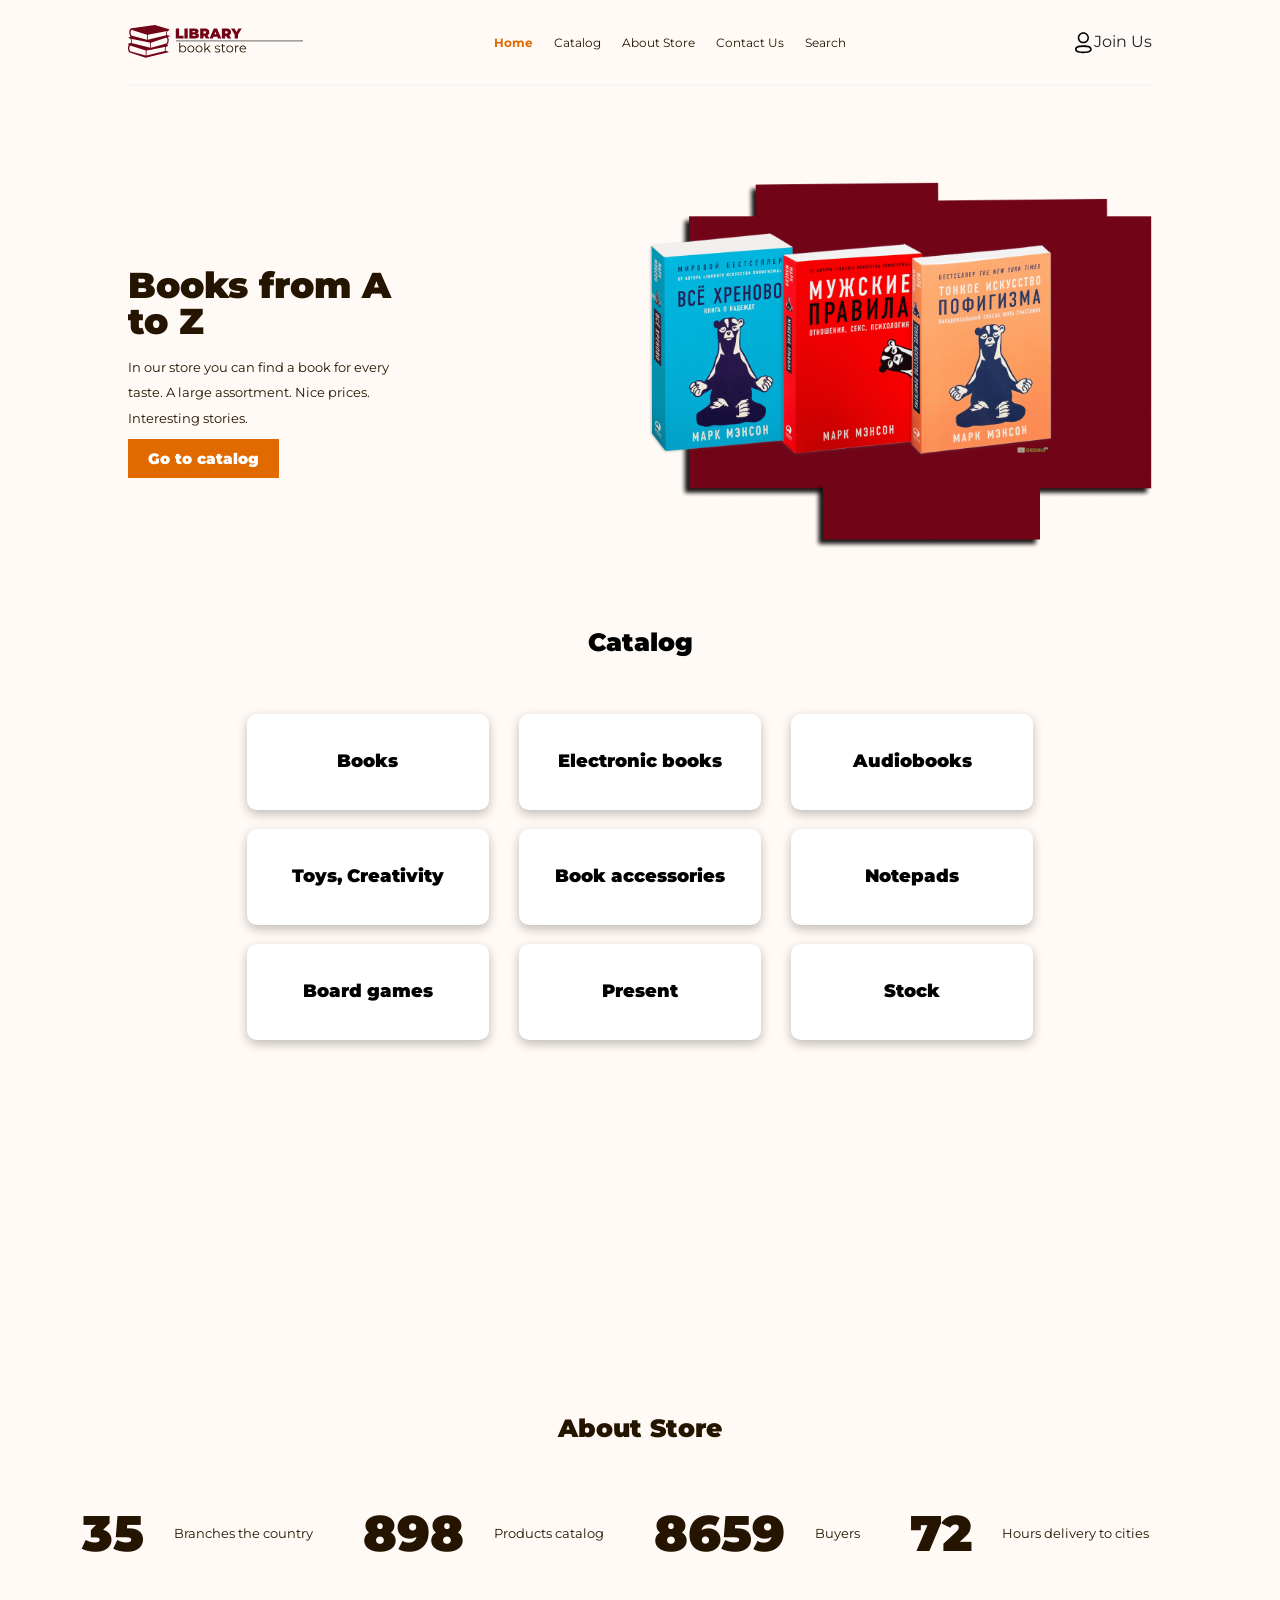
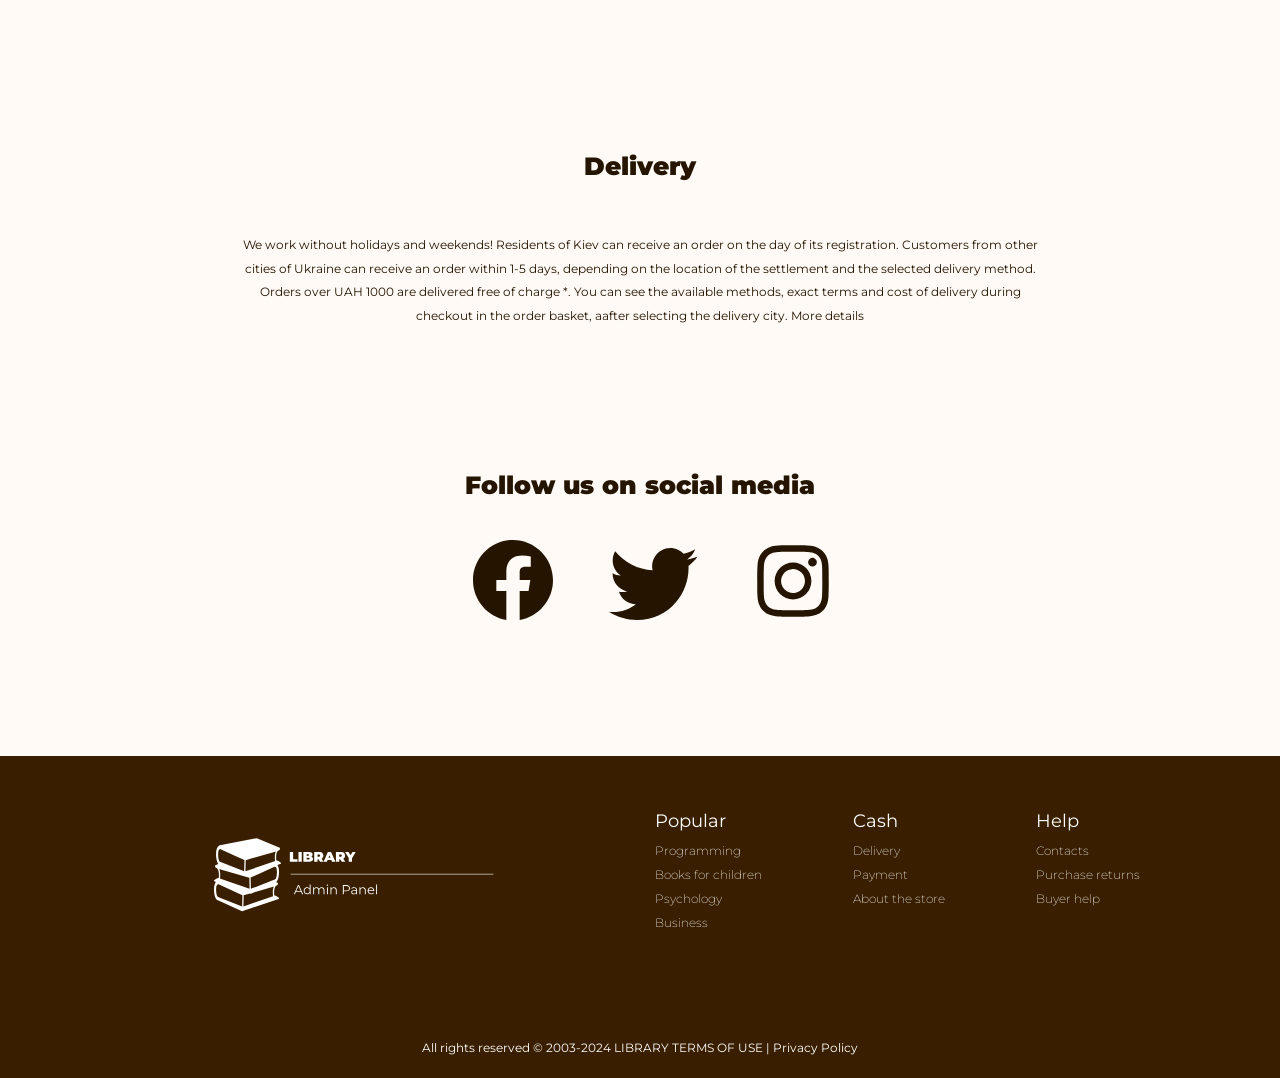
<file: assets/pages/joinUs.html>
<!DOCTYPE html>
<html lang="en">
  <head>
    <meta charset="utf-8" />
    <meta name="viewport" content="width=device-width, initial-scale=1" />

    <title>Join Us</title>

    <link
      href="https://cdn.jsdelivr.net/npm/bootstrap@5.3.2/dist/css/bootstrap.min.css"
      rel="stylesheet"
      integrity="sha384-T3c6CoIi6uLrA9TneNEoa7RxnatzjcDSCmG1MXxSR1GAsXEV/Dwwykc2MPK8M2HN"
      crossorigin="anonymous"
    />
    <link rel="stylesheet" href="/assets/style/reset.css" />
    <link rel="stylesheet" href="/assets/style/home.css" />
    <link rel="stylesheet" href="/assets/style/joinUs.css">
  </head>
  <body>


    <!-- MURAD -->

    <!-- HEADER -->

<header class="header">
<div class="headerContainer">
<div>
<a href="/index.html"><img src="/assets/images/logo.svg" alt="logo" /></a>
</div>

<nav>
<ul class="menuNav">
<li><a href="/index.html" class="active">Home</a></li>
<li>
<a href="/assets/pages/catalog.html">Catalog</a>
</li>
<li>
<a href="/assets/pages/aboutStore.html">About Store</a>
</li>
<li>
<a href="/assets/pages/contactUS.html">Contact Us</a>
</li>
<li><a href="/assets/pages/search.html">Search</a></li>
</ul>
</nav>



<div class="joinUs">
<img src="/assets/images/joinUs.svg" alt="profile" />
<a id="myBtn">Join Us</a>
</div>
</header>


<!-- Home FIRST Line (Books from A to Z)  -->


<main class="section1">
<div class="firstContainer">
<section class="firstSection">
<div class="firstLeft">
<h1>Books from A to Z</h1>
<p>
In our store you can find a book for every taste. A large
assortment. Nice prices. Interesting stories.
</p>
<a href="#">Go to catalog</a>
</div>

  
<div class="firstRight">
<img src="/assets/images/books.png" alt="books" />
</div>
</div>
</section>

  
  
    <!-- JOIN US  -->
    <!-- <article class="join-us">
      <span>Join Us</span>
      <div class="join-modal">
        <div class="join-inputs">
          <input type="text" placeholder="Full Name" class="name-input" />
          <input type="email" placeholder="Email" class="name-input" />
        </div>
        <button class="join-btn">Join</button>
      </div>
    </article> -->


<!-- Home SECOND Line (Catalog)  -->



<section class="secondSection">
<div class="catalog">
<h2>Catalog</h2>
<div class="secondContainer">
<a href="#" class="box">
<h2>Books</h2>
</a>
<a href="#" class="box">
<h2>Electronic books</h2>
</a>
<a href="#" class="box">
<h2>Audiobooks</h2>
</a>
<a href="#" class="box">
<h2>Toys, Creativity</h2>
</a>
<a href="#" class="box">
<h2>Book accessories</h2>
</a>
<a href="#" class="box">
<h2>Notepads</h2>
</a>
<a href="#" class="box">
<h2>Board games</h2>
</a>
<a href="#" class="box">
<h2>Present</h2>
</a>
<a href="#" class="box">
<h2>Stock</h2>
</a>
</div>
</div>
</section>




</main>

<!-- JALA -->
    <!-- ABOUT STORE    -->


    <section class="about-sect">
      <h3 class="about">About Store</h3>
      <div class="statistics">
        <div class="statistic-box">
          <h1>35</h1>
          <p>Branches the country</p>
        </div>

        <div class="statistic-box">
          <h1>898</h1>
          <p>Products catalog</p>
        </div>

        
        
        <div class="statistic-box">
          <h1>8659</h1>
          <p>Buyers</p>
        </div>

        
        
        <div class="statistic-box">
          <h1>72</h1>
          <p>Hours delivery to cities</p>
        </div>
      </div>
    </section>

        
        
    <!-- DELIVERY  -->
    <section class="deliv-sect">
      <div class="delivery">
        <h2>Delivery</h2>
      </div>
      <div class="deliv-text">
        <p>
          We work without holidays and weekends! Residents of Kiev can receive
          an order on the day of its registration. Customers from other cities
          of Ukraine can receive an order within 1-5 days, depending on the
          location of the settlement and the selected delivery method. Orders
          over UAH 1000 are delivered free of charge *. You can see the
          available methods, exact terms and cost of delivery during checkout in
          the order basket, aafter selecting the delivery city. More details
        </p>
      </div>
    </section>

        
        
    <!-- SOCIAL MEDIA  -->
    <section class="social-sect">
      <div class="social-text">
        <p>Follow us on social media</p>
      </div>
      <div class="media-logos">
        <a href="https://www.facebook.com/" class="facebook-logo"
          ><img src="/assets/images/facebook.svg" alt="facebook"
        /></a>
        <a href="https://twitter.com/" class="twitter-logo"
          ><img src="/assets/images/twitter.svg" alt="twitter"
        /></a>
        <a href="https://www.instagram.com/" class="insta-logo"
          ><img src="/assets/images/instagram.svg" alt="instagram"
        /></a>
      </div>
    </section>

       <!-- FOOTER  -->


<footer class="footerContainer">
<div class="contain">
<div class="footer">
<div class="bottom-logo">
<img src="/assets/images/logo-group.svg" alt="logo" />
</div>

  
  
  
<div class="footer-right">
<div class="footerNav">
<h3>Popular</h3>
<ul>
<li><a href="#">Programming</a></li>
<li><a href="#">Books for children</a></li>
<li><a href="#">Psychology</a></li>
<li><a href="#">Business</a></li>
</ul>
</div>

  
  
<div class="footerNav">
<h3>Cash</h3>
<ul>
<li><a href="#">Delivery</a></li>
<li><a href="#">Payment</a></li>
<li><a href="#">About the store</a></li>
</ul>
</div>

<div class="footerNav" >
<h3>Help</h3>
<ul>
<li><a href="#">Contacts</a></li>
<li><a href="#">Purchase returns</a></li>
<li><a href="#">Buyer help</a></li>
</ul>
</div>
</div>
</div>

  
  
<div class="copyright">
<p>
All rights reserved © 2003-2024 LIBRARY TERMS OF USE | Privacy
Policy
</p>
</div>
</div>
</footer>
    <script
      src="https://cdn.jsdelivr.net/npm/bootstrap@5.3.2/dist/js/bootstrap.bundle.min.js"
      integrity="sha384-C6RzsynM9kWDrMNeT87bh95OGNyZPhcTNXj1NW7RuBCsyN/o0jlpcV8Qyq46cDfL"
      crossorigin="anonymous"
    ></script>
  </body>

</html>
</file>
<file: assets/style/home.css>
@import url("https://fonts.googleapis.com/css2?family=Montserrat&display=swap");

/* MURAD */

:root {
  --Brown: #391f00;
  --Orange: #e16a00;
  --Black: #241400;
  --Background: #fffaf5;
  --fontMontserrat: "Montserrat", sans-serif;
}

body {
  background-color: var(--Background);
  font-family: var(--fontMontserrat);
}

/* HEADER */

.header {
  width: 100%;
}

.headerContainer {
  display: flex;
  height: 86px;
  justify-content: space-between;
  align-items: center;
  margin: auto;
  width: 80%;
  margin-bottom: 80px;
  border-bottom: 2px solid whitesmoke;
}

.menuNav {
  display: flex;
}

.menuNav li a {
  color: var(--Black);
  font-family: var(--fontMontserrat);
  font-weight: 400;
  font-size: 12px;
  margin-right: 21px;
  text-decoration: none;
}

.joinUs {
  display: flex;
  align-items: center;
  cursor: pointer;
  transition: 0.4s ease all;
}

.joinUs:hover {
  opacity: 0.5;
}

.active {
  color: var(--Orange) !important;
  text-decoration: underline;
  font-weight: 700 !important;
}

/* FOOTER */


.bottom-logo {
  margin-left: 214px;
}

.footerNav ul li a {
  text-decoration: none;
}

.footerContainer {
  background-color: var(--Brown);
}

.footer {
  display: flex;
  justify-content: space-between;
  align-items: center;
  padding: 56px 0 50px 0;
  margin-bottom: 50px;
}

.footer-right {
  display: flex;
  width: 48.8%;
}

.footerNav {
  margin-right: 91px;
}

.footerNav h3 {
  font-size: 18px;
  color: #fff;
  font-weight: 400;
  margin-bottom: 12px;
}

.footerNav ul li {
  margin-bottom: 8px;
}

.footerNav ul li a {
  color: #fff;
  font-size: 12px;
  font-weight: 200;
}

.footerNav ul li a:hover {
  opacity: 0.6;
}

.copyright {
  font-size: 12px;
  line-height: 20px;
  font-weight: 400;
  color: #000;
  color: #fff;
  text-align: center;
  padding-bottom: 20px;
}

/* Home FIRST Line (Books from A to Z) */

.section1 {
  width: 100%;
}

.firstContainer {
  width: 80%;
  margin: auto;
}

.firstSection {
  margin-top: 6rem;
  display: flex;
  justify-content: space-between;
  align-items: center;
  margin-bottom: 66px;
}

.firstLeft {
  width: 29%;
}

.firstLeft h1 {
  color: var(--Black);
  font-size: 36px;
  font-weight: 900;
  margin-bottom: 16px;
}

.firstLeft p {
  font-weight: 400;
  font-size: 13px;
  line-height: 196.19%;
  color: var(--Black);
  margin-bottom: 20px;
}

.firstLeft a {
  background-color: var(--Orange);
  outline: none;
  border: none;
  font-size: 15px;
  font-weight: 900;
  color: #fff;
  padding: 10px 20px;
  text-decoration: none;
}

.firstLeft a:hover {
  cursor: pointer;
  opacity: 0.5;
}

.firstRight {
  width: 49.4%;
}

.firstRight img {
  width: 100%;
}

/* Home SECOND Line (Catalog) */

.secondSection {
  position: relative;
  margin-bottom: 390px;
}

.catalog {
  width: 100%;
  height: 100%;
  position: relative;
}

.catalog h2 {
  color: black;
  font-size: 25px;
  font-family: var(--fontMontserrat);
  font-weight: 900;
  line-height: 49.05px;
  word-wrap: break-word;
  text-align: center;
  margin-bottom: 47px;
}

.secondContainer {
  display: grid;
  grid-template-columns: repeat(3, 1fr);
  gap: 19px;
  justify-items: center;
  align-items: center;
  width: 798px;
  height: 300px;
  margin: auto;
}

.box {
  width: 242px;
  height: 96px;
  background: white;
  box-shadow: 0px 4px 11px rgba(0, 0, 0, 0.25);
  border-radius: 10px;
  display: flex;
  align-items: center;
  justify-content: center;
  position: relative;
  /* gap: 5px; */
  text-decoration: none;

}

.box h2 {

  font-size: 18px;
  margin: 0;
}

/* JALYA  */

* {
  box-sizing: border-box;
  margin: 0;
  padding: 0;
}

/* HOME PAGE (J) */

:root {
  --background: #fffaf5;
  --blackmain: #241400;
}
@import url("https://fonts.googleapis.com/css2?family=Montserrat:wght@300;400;500;600;700;800;900&family=Open+Sans:ital,wght@0,300;0,400;0,500;1,300;1,400&family=Rubik:ital,wght@0,300;0,400;0,500;0,600;0,700;1,300;1,400;1,500;1,600;1,700&display=swap");
@import url("https://fonts.googleapis.com/css2?family=Crimson+Text:wght@400;600&display=swap");

body {
  background-color: var(--background);
}

.about {
  color: var(--blackmain);
  font-family: "Montserrat", sans-serif;
  font-size: 25px;
  font-style: normal;
  font-weight: 900;
  line-height: 196.187%; /* 49.047px */
  display: flex;
  justify-content: center;
}

.statistics .statistic-box h1 {
  font-family: "Montserrat", sans-serif;
  font-size: 50px;
  font-style: normal;
  font-weight: 900;
  line-height: 196.187%;
  color: var(--blackmain);
}

.statistics .statistic-box p {
  font-family: "Montserrat", sans-serif;
  font-size: 13px;
  font-style: normal;
  font-weight: 400;
  line-height: 196.187%;
  color: var(--blackmain);
  display: flex;
  align-items: center;
  margin-right: 50px;
}

.statistics .statistic-box {
  display: flex;
  flex-direction: row;
}

.statistics {
  display: flex;
  justify-content: center;
}

.statistics .statistic-box p {
  margin-left: 30px;
}

.about {
  margin-bottom: 32px;
}

/* DELIVERY */
.deliv-sect {
  font-family: "Montserrat", sans-serif;
  color: var(--blackmain);
  display: flex;
  flex-direction: column;
  align-items: center;
}
.delivery {
  font-size: 25px;
  font-style: normal;
  font-weight: 900;
  line-height: 196.187%;
  margin-bottom: 42px;
  margin-top: 159px;
  color: var(--blackmain);
  font-family: "Montserrat", sans-serif;
}
.deliv-text {
  font-family: "Montserrat", sans-serif;
  font-size: 12px;
  font-style: normal;
  font-weight: 400;
  line-height: 196.187%;
  text-align: center;
  color: var(--blackmain);
  width: 64%;
  margin-bottom: 134px;
}

/* SOCIAL MEDIA */
.social-text {
  font-family: "Montserrat", sans-serif;
  font-size: 25px;
  font-style: normal;
  font-weight: 900;
  line-height: 196.187%;
  color: var(--blackmain);
  margin-bottom: 30px;
}

.social-sect {
  display: flex;
  flex-direction: column;
  align-items: center;
  margin-bottom: 133px;
}

.social-sect .media-logos {
  margin-left: 25px;
}

.facebook-logo,
.twitter-logo {
  margin-right: 52px;
  cursor: pointer;
}

/* JOIN US  */
.join-us {
  width: 675px;
  height: 600px;
  background-color: #fff;
  margin: 5% auto;
  padding: 20px;
  border: 1px solid #888;
}

.join-us span {
  font-size: 44px;
  font-weight: 700;
  color: #000;
  margin-bottom: 48px;
  font-family: "Montserrat", sans-serif;
  font-style: normal;
  line-height: normal;
  text-align: center;
  display: flex;
  align-items: center;
  justify-content: center;
  padding-top: 70px;
}

.join-inputs {
  display: flex;
  flex-direction: column;
  margin-bottom: 86px;
}
.name-input {
  margin-bottom: 34px;
  width: 563.795px;
  height: 76.004px;
}

.join-inputs ::placeholder {
  color: #797667;
  font-family: "Crimson Text", serif;
  font-size: 19px;
  font-style: normal;
  font-weight: 400;
  margin-left: 55px;
  padding: 18px 0px 18px 55px;
}

.email-input {
  margin-bottom: 86px;
  width: 563.795px;
  height: 76.004px;
}

.join-modal {
  display: flex;
  flex-direction: column;
  align-items: center;
}

.join-btn {
  width: 563px;
  height: 72px;
  border-radius: 5px;
  border: 1px solid #cecece;

  background: #e16a00;
  color: #fff;

  text-align: center;
  font-family: "Crimson Text", serif;
  font-size: 19px;
  font-style: normal;
  font-weight: 700;
  line-height: normal;
}
/* JALYA  */
</file>
<file: assets/style/joinUs.css>
* {
  box-sizing: border-box;
  margin: 0;
  padding: 0;
}
:root {
  --background: #FFFAF5;
  --blackmain: #241400;
}
@import url("https://fonts.googleapis.com/css2?family=Montserrat:wght@300;400;500;600;700;800;900&family=Open+Sans:ital,wght@0,300;0,400;0,500;1,300;1,400&family=Rubik:ital,wght@0,300;0,400;0,500;0,600;0,700;1,300;1,400;1,500;1,600;1,700&display=swap");
@import url("https://fonts.googleapis.com/css2?family=Crimson+Text:wght@400;600&display=swap");
JOIN US 



.join-us {
  display: flex;
  align-items: center;
  cursor: pointer;
  transition: 0.4s ease all;
}

.join-us:hover {
  opacity: 0.5;
}

.join-us :first-child {
  margin-right: 8px;
}

.join-us :nth-child(2) {
  color: var(--mainColorText);
}


.modal {
  /* display none for default  */
  display: none;
  position: fixed;
  z-index: 999;
  left: 0;
  top: 0;
  width: 100%;
  height: 100%;
  cursor: pointer;
  background-color: rgb(0, 0, 0);
  background-color: rgba(0, 0, 0, 0.4);
}

.modal-content {
  cursor: auto;
  background-color: #fff;
  margin: 5% auto;
  padding: 20px;
  border: 1px solid #888;
  width: 675px;
  height: 555px;
}

.join-modal {
  display: flex;
  flex-direction: column;
  align-items: center;
  margin: 70px 55px 35px 55px;
}

.join-modal span {
  font-size: 44px;
  font-weight: 700;
  color: #000;
  margin-bottom: 48px;
}

.join-inp {
  display: flex;
  flex-direction: column;
  width: 100%;
  margin-bottom: 86px;
}

.join-inp input {
  padding: 18px 0 18px 55px;
  border: 1px solid #CECECE;
  background-color: #FFF;
  color: #797667;
  font-weight: 400;
  font-size: 19px;
  outline: none;
}

.join-inp :first-child {
  margin-bottom: 34px;
}

.join-btn {
  width: 100%;
  background-color: #E16A00;
}

.join-btn :first-child {
  width: 100%;
  height: 76px;
  color: #FFF;
  font-size: 19px;
  font-weight: 700;
  background-color: var(--mainColorOrange);
  border: 1px solid #CECECE;
  border-radius: 5px;
  outline: none;
}

.join-btn :first-child:hover {
  opacity: 0.8;
  cursor: pointer;
}
</file>
